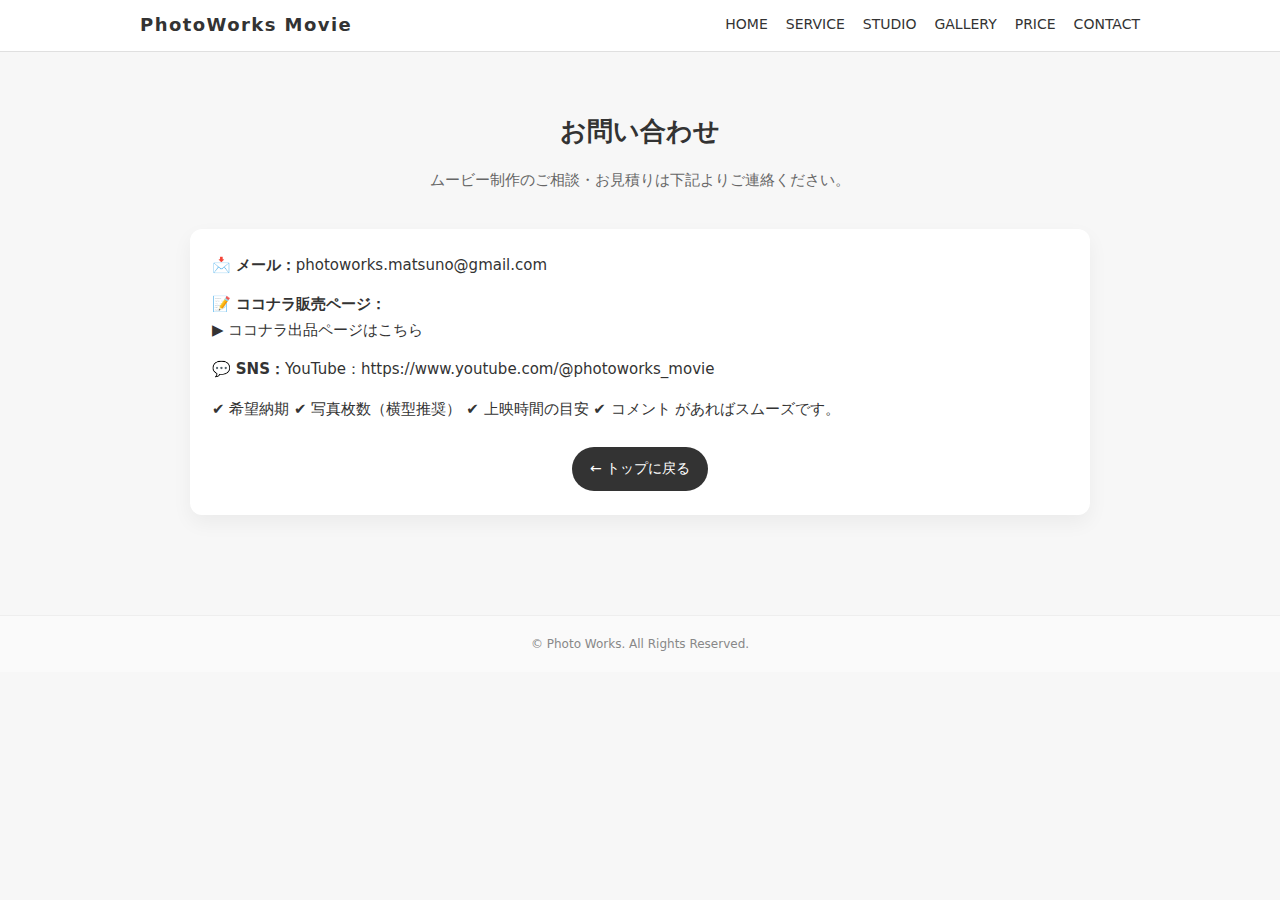
<file: contact.html>
<!DOCTYPE html>
<html lang="ja">
<head>
  <meta charset="UTF-8">
  <title>CONTACT | お問い合わせ | Photo Works</title>
  <meta name="viewport" content="width=device-width, initial-scale=1">
  <style>
    body {
      margin: 0;
      font-family: system-ui, -apple-system, BlinkMacSystemFont, "Segoe UI", sans-serif;
      background: #f7f7f7;
      color: #333;
      line-height: 1.7;
    }

    a {
      text-decoration: none;
      color: inherit;
    }

    /* ━━━ header（他ページと完全統一） ━━━ */
    header {
      position: sticky;
      top: 0;
      z-index: 10;
      background: rgba(255,255,255,0.95);
      border-bottom: 1px solid #e0e0e0;
    }

    .nav-inner {
      max-width: 1000px;
      margin: 0 auto;
      padding: 10px 20px;
      display: flex;
      align-items: center;
      justify-content: space-between;
      gap: 12px;
    }

    .logo {
      font-weight: 700;
      letter-spacing: 0.08em;
      font-size: 18px;
    }

    nav ul {
      list-style: none;
      display: flex;
      gap: 18px;
      font-size: 14px;
      margin: 0;
      padding: 0;
    }

    nav a {
      border-bottom: 2px solid transparent;
      padding-bottom: 2px;
    }

    nav a:hover {
      border-bottom-color: #333;
    }

    /* ━━━ main ━━━ */
    main {
      max-width: 900px;
      margin: 0 auto;
      padding: 40px 20px 60px;
    }

    h1 {
      font-size: 26px;
      text-align: center;
      margin-bottom: 8px;
    }

    .lead {
      text-align: center;
      color: #666;
      margin-bottom: 35px;
      font-size: 15px;
    }

    .contact-box {
      background: #fff;
      padding: 24px 22px;
      border-radius: 12px;
      box-shadow: 0 8px 20px rgba(0,0,0,0.05);
      font-size: 15px;
    }

    .contact-row {
      margin-bottom: 14px;
    }

    .button-area {
      text-align: center;
      margin-top: 25px;
    }

    .btn {
      display: inline-block;
      background: #333;
      color: #fff;
      padding: 10px 18px;
      font-size: 14px;
      border-radius: 999px;
    }
    .btn:hover{background:#555;}

    footer {
      font-size: 12px;
      text-align: center;
      color: #888;
      border-top: 1px solid #eee;
      margin-top: 40px;
      padding: 18px 10px;
      background: #fafafa;
    }

    /* ━━━ スマホ最適化 ━━━ */
    @media(max-width:768px){
      .nav-inner{flex-direction:column;align-items:flex-start;}
      nav ul{flex-wrap:wrap;gap:12px;padding-top:4px;}
      h1{font-size:22px;}
      .contact-box{padding:20px 18px;}
    }
  </style>
</head>
<body>

<header>
  <div class="nav-inner">
    <div class="logo">PhotoWorks Movie</div>
    <nav>
      <ul>
        <li><a href="index.html">HOME</a></li>
        <li><a href="service.html">SERVICE</a></li>
        <li><a href="studio.html">STUDIO</a></li>
        <li><a href="gallery.html">GALLERY</a></li>
        <li><a href="price.html">PRICE</a></li>
        <li><a href="contact.html">CONTACT</a></li>
      </ul>
    </nav>
  </div>
</header>

<main>
  <h1>お問い合わせ</h1>
  <p class="lead">ムービー制作のご相談・お見積りは下記よりご連絡ください。</p>

  <div class="contact-box">
    <div class="contact-row">📩 <strong>メール：</strong>photoworks.matsuno@gmail.com<br>
    </div>
    <div class="contact-row">📝 <strong>ココナラ販売ページ：</strong><br>
    <a href="https://coconala.com/users/4661261" target="_blank" rel="noopener">
  ▶ ココナラ出品ページはこちら</a><br>

    </div>
    <div class="contact-row">💬 <strong>SNS：</strong>YouTube：<a href="https://www.youtube.com/@photoworks_movie" target="_blank" rel="noopener">https://www.youtube.com/@photoworks_movie</a>
</div>
    <div class="contact-row">
      ✔ 希望納期  
      ✔ 写真枚数（横型推奨）  
      ✔ 上映時間の目安  
      ✔ コメント  
      があればスムーズです。
    </div>

    <div class="button-area">
      <a class="btn" href="index.html">← トップに戻る</a>
    </div>
  </div>
</main>

<footer>&copy; Photo Works. All Rights Reserved.</footer>
</body>
</html>
</file>
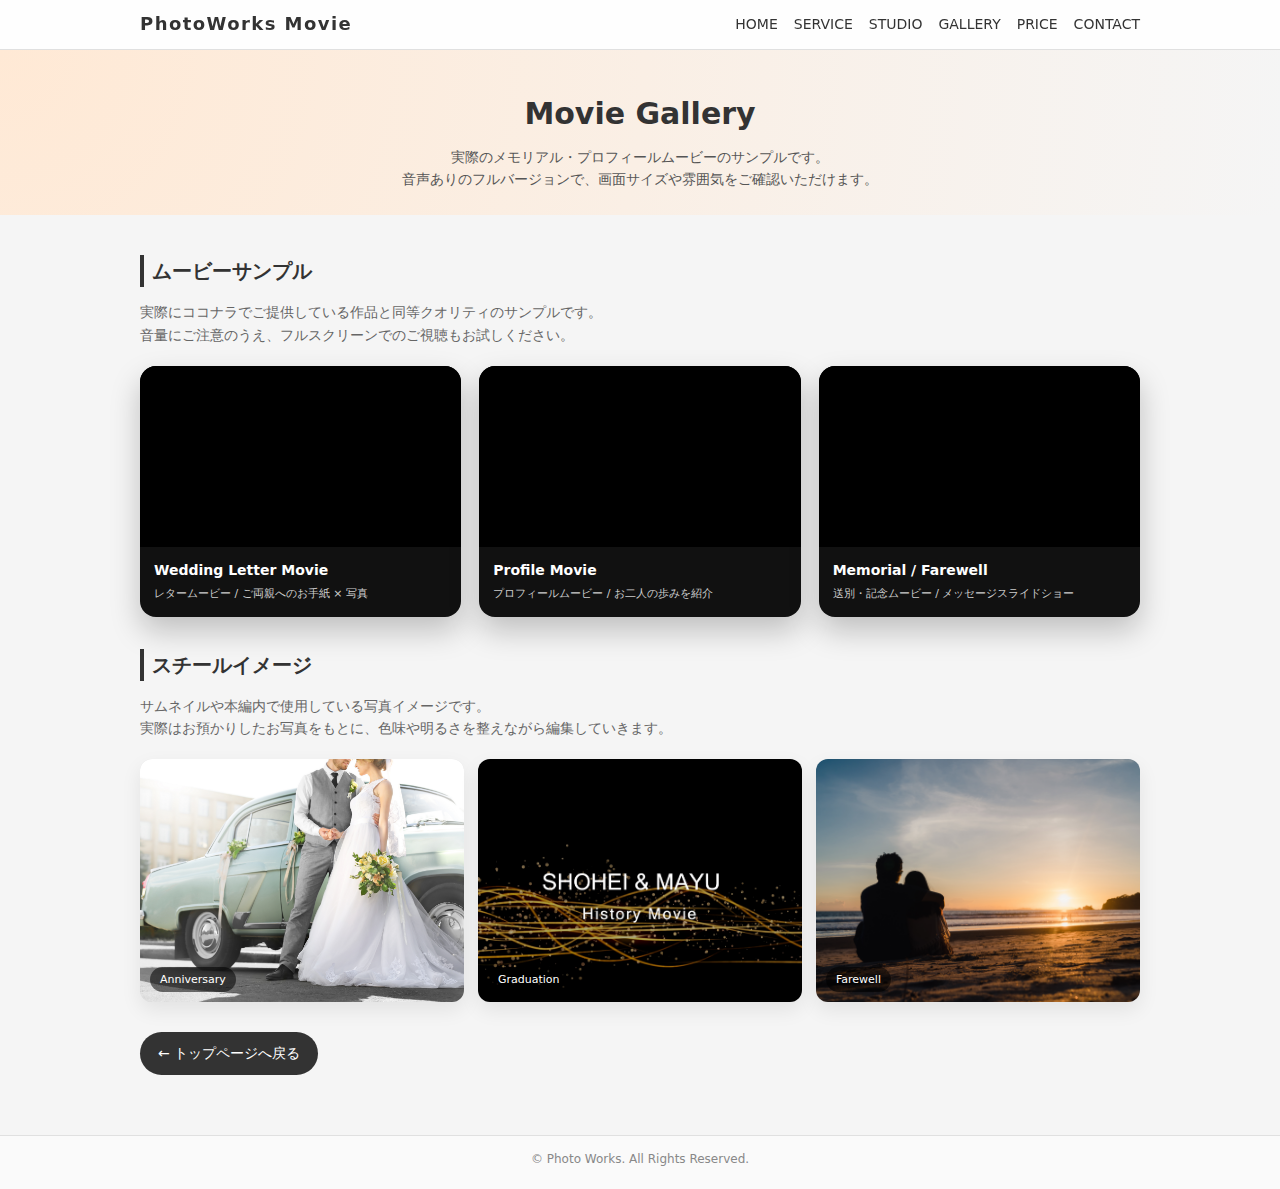
<file: gallery.html>
<!DOCTYPE html>
<html lang="ja">
<head>
  <meta charset="UTF-8">
  <title>Photoworks Movie - Gallery</title>
  <meta name="viewport" content="width=device-width, initial-scale=1">
  <style>
    body {
      margin: 0;
      font-family: system-ui, -apple-system, BlinkMacSystemFont, "Segoe UI", sans-serif;
      background: #f5f5f5;
      color: #333;
      line-height: 1.6;
    }

    a {
      text-decoration: none;
      color: inherit;
    }

    /* 共通ヘッダー */
    header {
      position: sticky;
      top: 0;
      z-index: 10;
      background: rgba(255,255,255,0.9);
      backdrop-filter: blur(6px);
      border-bottom: 1px solid #e0e0e0;
    }

    .nav-inner {
      max-width: 1000px;
      margin: 0 auto;
      padding: 10px 20px;
      display: flex;
      align-items: center;
      justify-content: space-between;
      gap: 12px;
    }

    .logo {
      font-weight: 700;
      letter-spacing: 0.08em;
      font-size: 18px;
    }

    nav ul {
      list-style: none;
      margin: 0;
      padding: 0;
      display: flex;
      gap: 16px;
      font-size: 14px;
    }

    nav li a {
      padding: 4px 0;
      border-bottom: 2px solid transparent;
    }

    nav li a:hover {
      border-bottom-color: #333;
    }

    /* ページタイトル部分 */
    .page-hero {
      background: radial-gradient(circle at top left, #ffe9d5, #f5f5f5);
      padding: 40px 20px 24px;
      text-align: center;
    }

    .page-hero h1 {
      margin: 0 0 8px;
      font-size: clamp(24px, 3vw + 10px, 30px);
    }

    .page-hero p {
      margin: 0;
      font-size: 14px;
      color: #555;
    }

    /* メイン */
    main {
      max-width: 1000px;
      margin: 0 auto;
      padding: 24px 20px 40px;
    }

    .section-title {
      font-size: 20px;
      margin-bottom: 10px;
      border-left: 4px solid #333;
      padding-left: 8px;
    }

    .section-lead {
      font-size: 14px;
      color: #666;
      margin-bottom: 20px;
    }

    /* 動画カードグリッド */
    .movie-grid {
      display: grid;
      grid-template-columns: repeat(3, minmax(0, 1fr));
      gap: 18px;
      margin-bottom: 32px;
    }

    .movie-card {
      background: #111;
      border-radius: 16px;
      overflow: hidden;
      box-shadow: 0 14px 30px rgba(0,0,0,0.22);
      color: #fff;
      display: flex;
      flex-direction: column;
    }

    .movie-thumb {
      position: relative;
      aspect-ratio: 16 / 9;
      background: #000;
      overflow: hidden;
    }

    .movie-thumb iframe {
      width: 100%;
      height: 100%;
      border: 0;
      display: block;
    }

    .movie-body {
      padding: 12px 14px 14px;
      font-size: 13px;
    }

    .movie-title {
      font-size: 14px;
      font-weight: 600;
      margin-bottom: 4px;
    }

    .movie-meta {
      font-size: 11px;
      color: #ccc;
    }

    /* スチール（写真）ギャラリー */
    .still-grid {
      display: grid;
      grid-template-columns: repeat(3, minmax(0, 1fr));
      gap: 14px;
    }

    .still-item {
      border-radius: 12px;
      overflow: hidden;
      background: #ddd;
      position: relative;
      aspect-ratio: 4 / 3;
      box-shadow: 0 8px 20px rgba(0,0,0,0.08);
    }

    .still-item img {
      width: 100%;
      height: 100%;
      object-fit: cover;
      display: block;
    }

    .still-label {
      position: absolute;
      left: 10px;
      bottom: 10px;
      padding: 4px 10px;
      border-radius: 999px;
      background: rgba(0,0,0,0.55);
      color: #fff;
      font-size: 11px;
    }

    /* 戻るボタン */
    .back-btn {
      display: inline-block;
      margin-top: 30px;
      padding: 10px 18px;
      border-radius: 999px;
      background: #333;
      color: #fff;
      font-size: 14px;
    }

    .back-btn:hover {
      background: #555;
    }

    footer {
      border-top: 1px solid #e0e0e0;
      font-size: 12px;
      color: #888;
      text-align: center;
      padding: 14px 10px 20px;
      background: #fafafa;
      margin-top: 20px;
    }

    /* スマホ用 */
    @media (max-width: 900px) {
      .movie-grid,
      .still-grid {
        grid-template-columns: 1fr;
      }

      .page-hero {
        padding-top: 28px;
      }

      .nav-inner {
        flex-direction: column;
        align-items: flex-start;
      }

      nav ul {
        flex-wrap: wrap;
        gap: 10px;
        font-size: 13px;
      }
    }
  </style>
</head>
<body>
  <!-- ヘッダー（indexと同じメニュー構成） -->
  <header>
    <div class="nav-inner">
      <div class="logo">PhotoWorks Movie</div>
      <nav>
        <ul>
          <li><a href="index.html">HOME</a></li>
          <li><a href="service.html">SERVICE</a></li>
          <li><a href="studio.html">STUDIO</a></li>
          <li><a href="gallery.html">GALLERY</a></li>
          <li><a href="price.html">PRICE</a></li>
          <li><a href="contact.html">CONTACT</a></li>
        </ul>
      </nav>
    </div>
  </header>

  <!-- ページ見出し -->
  <section class="page-hero">
    <h1>Movie Gallery</h1>
    <p>
      実際のメモリアル・プロフィールムービーのサンプルです。<br>
      音声ありのフルバージョンで、画面サイズや雰囲気をご確認いただけます。
    </p>
  </section>

  <main>
    <!-- ▼ 動画ギャラリー -->
    <section>
      <h2 class="section-title">ムービーサンプル</h2>
      <p class="section-lead">
        実際にココナラでご提供している作品と同等クオリティのサンプルです。<br>
        音量にご注意のうえ、フルスクリーンでのご視聴もお試しください。
      </p>

      <div class="movie-grid">
        <!-- 1. Wedding Opening / Letter -->
        <div class="movie-card">
          <div class="movie-thumb">
            <!-- ★ここを今お使いの埋め込みURLに差し替えてください -->
            <iframe
              src="https://www.youtube.com/embed/v4zvKCxrNXs"
              title="Wedding Letter Movie"
              frameborder="0"
              allow="accelerometer; autoplay; clipboard-write; encrypted-media; gyroscope; picture-in-picture"
              allowfullscreen>
            </iframe>
          </div>
          <div class="movie-body">
            <div class="movie-title">Wedding Letter Movie</div>
            <div class="movie-meta">レタームービー / ご両親へのお手紙 × 写真</div>
          </div>
        </div>

        <!-- 2. Profile Movie -->
        <div class="movie-card">
          <div class="movie-thumb">
            <iframe
              src="https://www.youtube.com/embed/jc9TesvtCfM"
              title="Profile Movie"
              frameborder="0"
              allow="accelerometer; autoplay; clipboard-write; encrypted-media; gyroscope; picture-in-picture"
              allowfullscreen>
            </iframe>
          </div>
          <div class="movie-body">
            <div class="movie-title">Profile Movie</div>
            <div class="movie-meta">プロフィールムービー / お二人の歩みを紹介</div>
          </div>
        </div>

        <!-- 3. Memorial / Farewell -->
        <div class="movie-card">
          <div class="movie-thumb">
            <iframe
              src="https://www.youtube.com/embed/Sa3VYGrhxF8"
              title="Memorial & Farewell Movie"
              frameborder="0"
              allow="accelerometer; autoplay; clipboard-write; encrypted-media; gyroscope; picture-in-picture"
              allowfullscreen>
            </iframe>
          </div>
          <div class="movie-body">
            <div class="movie-title">Memorial / Farewell</div>
            <div class="movie-meta">送別・記念ムービー / メッセージスライドショー</div>
          </div>
        </div>
      </div>
    </section>

    <!-- ▼ スチール写真サンプル（任意） -->
    <section>
      <h2 class="section-title">スチールイメージ</h2>
      <p class="section-lead">
        サムネイルや本編内で使用している写真イメージです。<br>
        実際はお預かりしたお写真をもとに、色味や明るさを整えながら編集していきます。
      </p>

      <div class="still-grid">
        <div class="still-item">
          <img src="sample1.jpeg" alt="Wedding Sample">
          <div class="still-label">Anniversary</div>
        </div>
        <div class="still-item">
          <img src="sample2.jpeg" alt="Graduation Sample">
          <div class="still-label">Graduation</div>
        </div>
        <div class="still-item">
          <img src="sample3.jpeg" alt="Farewell Sample">
          <div class="still-label">Farewell</div>
        </div>
      </div>
    </section>

    <a href="index.html" class="back-btn">← トップページへ戻る</a>
  </main>

  <footer>
    &copy; Photo Works. All Rights Reserved.
  </footer>
</body>
</html>
</file>
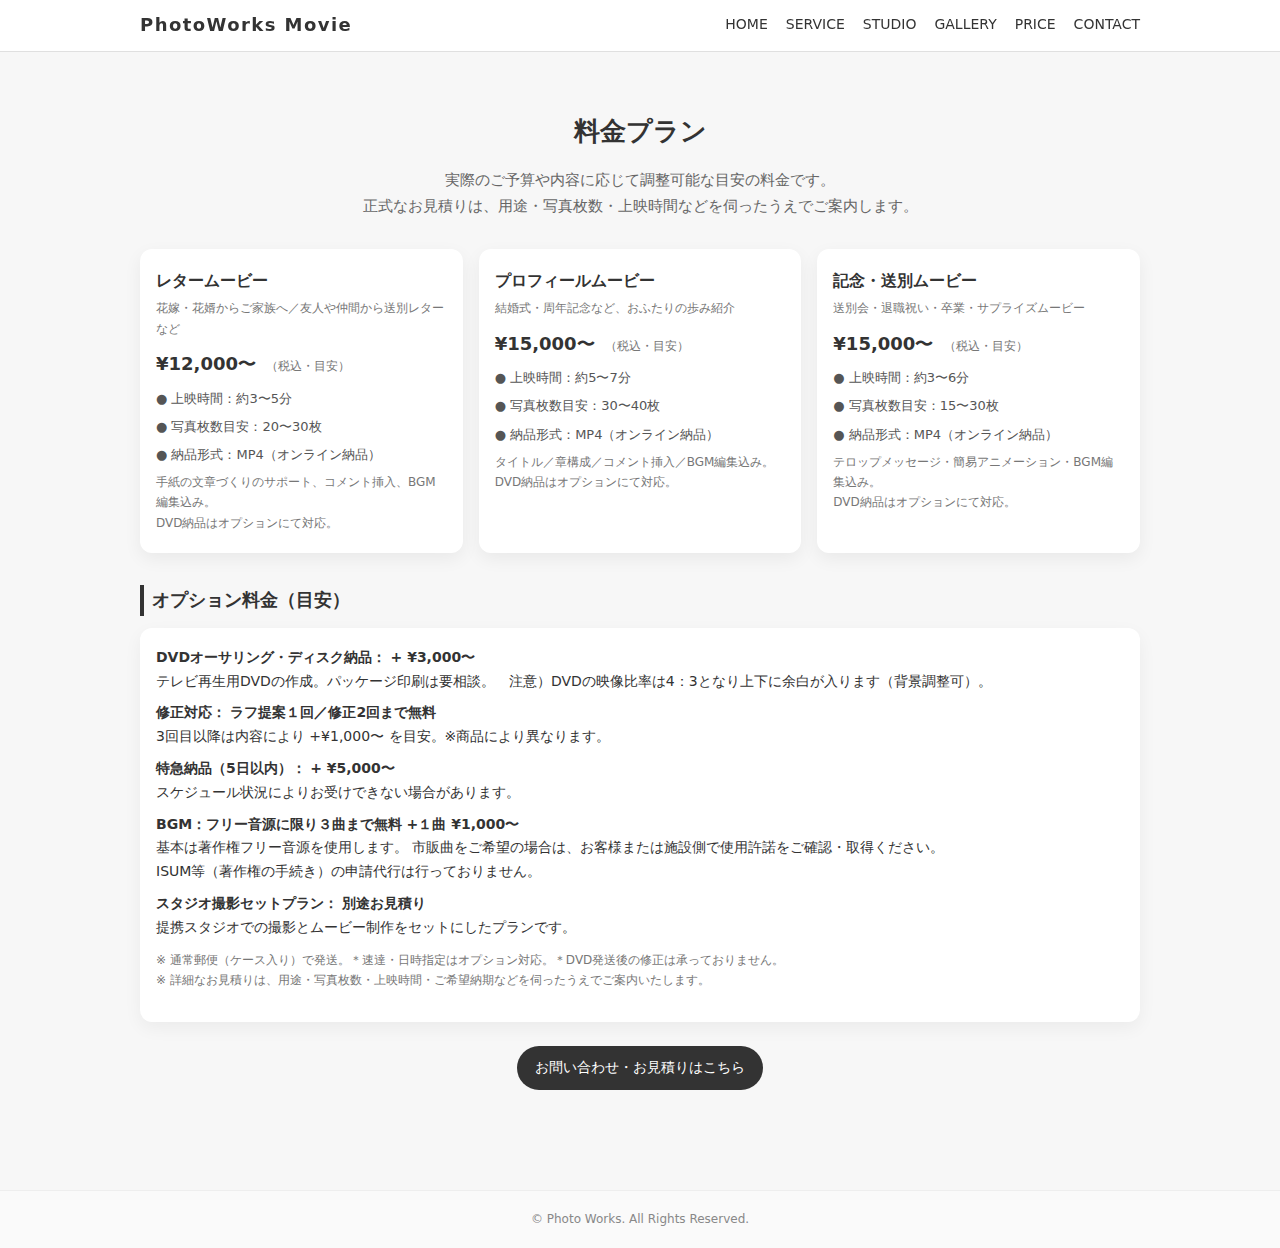
<file: price.html>
<!DOCTYPE html>
<html lang="ja">
<head>
  <meta charset="UTF-8">
  <title>PRICE | 料金プラン | Photo Works</title>
  <meta name="viewport" content="width=device-width, initial-scale=1">
  <style>
    body {
      margin: 0;
      font-family: system-ui, -apple-system, BlinkMacSystemFont, "Segoe UI", sans-serif;
      background: #f7f7f7;
      color: #333;
      line-height: 1.7;
    }

    a {
      text-decoration: none;
      color: inherit;
    }

    /* ヘッダー（他ページと統一） */
    header {
      position: sticky;
      top: 0;
      z-index: 10;
      background: rgba(255,255,255,0.95);
      border-bottom: 1px solid #e0e0e0;
    }

    .nav-inner {
      max-width: 1000px;
      margin: 0 auto;
      padding: 10px 20px;
      display: flex;
      align-items: center;
      justify-content: space-between;
      gap: 12px;
    }

    .logo {
      font-weight: 700;
      letter-spacing: 0.08em;
      font-size: 18px;
    }

    nav ul {
      list-style: none;
      display: flex;
      gap: 18px;
      font-size: 14px;
      margin: 0;
      padding: 0;
    }

    nav a {
      border-bottom: 2px solid transparent;
      padding-bottom: 2px;
    }

    nav a:hover {
      border-bottom-color: #333;
    }

    main {
      max-width: 1000px;
      margin: 0 auto;
      padding: 40px 20px 60px;
    }

    h1 {
      font-size: 26px;
      text-align: center;
      margin-bottom: 8px;
    }

    .lead {
      text-align: center;
      color: #666;
      margin-bottom: 30px;
      font-size: 15px;
    }

    .plan-grid {
      display: grid;
      grid-template-columns: repeat(3, minmax(0, 1fr));
      gap: 16px;
      margin-bottom: 32px;
    }

    .plan-card {
      background: #fff;
      border-radius: 12px;
      box-shadow: 0 6px 18px rgba(0,0,0,0.06);
      padding: 18px 16px 20px;
      font-size: 14px;
    }

    .plan-name {
      font-size: 16px;
      font-weight: 700;
      margin-bottom: 4px;
    }

    .plan-type {
      font-size: 12px;
      color: #777;
      margin-bottom: 10px;
    }

    .plan-price {
      font-size: 18px;
      font-weight: 700;
      margin-bottom: 8px;
    }

    .plan-price span {
      font-size: 12px;
      font-weight: 400;
      color: #777;
      margin-left: 4px;
    }

    .plan-meta {
      font-size: 13px;
      color: #555;
      margin-bottom: 6px;
    }

    .plan-note {
      font-size: 12px;
      color: #777;
      margin-top: 6px;
    }

    h2 {
      font-size: 18px;
      border-left: 4px solid #333;
      padding-left: 8px;
      margin: 10px 0 12px;
    }

    .option-list {
      background: #fff;
      border-radius: 12px;
      box-shadow: 0 6px 18px rgba(0,0,0,0.05);
      padding: 18px 16px 20px;
      font-size: 14px;
    }

    .option-item {
      margin-bottom: 8px;
    }

    .option-name {
      font-weight: 700;
    }

    .option-price {
      font-weight: 700;
    }

    .small-note {
      font-size: 12px;
      color: #777;
      margin-top: 10px;
    }

    .btn-area {
      text-align: center;
      margin-top: 24px;
    }

    .btn {
      display: inline-block;
      background: #333;
      color: #fff;
      padding: 10px 18px;
      font-size: 14px;
      border-radius: 999px;
    }

    .btn:hover {
      background: #555;
    }

    footer {
      font-size: 12px;
      text-align: center;
      color: #888;
      border-top: 1px solid #eee;
      margin-top: 40px;
      padding: 18px 10px;
      background: #fafafa;
    }

    /* スマホ用 */
    @media (max-width: 768px) {
      .nav-inner {
        flex-direction: column;
        align-items: flex-start;
      }

      nav ul {
        flex-wrap: wrap;
        gap: 10px;
        font-size: 13px;
      }

      main {
        padding: 30px 16px 40px;
      }

      h1 {
        font-size: 22px;
      }

      .plan-grid {
        grid-template-columns: 1fr;
      }
    }
  </style>
</head>
<body>
<header>
  <div class="nav-inner">
    <div class="logo">PhotoWorks Movie</div>
    <nav>
      <ul>
        <li><a href="index.html">HOME</a></li>
        <li><a href="service.html">SERVICE</a></li>
        <li><a href="studio.html">STUDIO</a></li>
        <li><a href="gallery.html">GALLERY</a></li>
        <li><a href="price.html">PRICE</a></li>
        <li><a href="contact.html">CONTACT</a></li>
      </ul>
    </nav>
  </div>
</header>

<main>
  <h1>料金プラン</h1>
  <p class="lead">
    実際のご予算や内容に応じて調整可能な目安の料金です。<br>
    正式なお見積りは、用途・写真枚数・上映時間などを伺ったうえでご案内します。
  </p>

  <!-- メインプラン -->
  <div class="plan-grid">
    <div class="plan-card">
      <div class="plan-name">レタームービー</div>
      <div class="plan-type">花嫁・花婿からご家族へ／友人や仲間から送別レターなど</div>
      <div class="plan-price">¥12,000〜 <span>（税込・目安）</span></div>
      <div class="plan-meta">● 上映時間：約3〜5分</div>
      <div class="plan-meta">● 写真枚数目安：20〜30枚</div>
      <div class="plan-meta">● 納品形式：MP4（オンライン納品）</div>
      <div class="plan-note">
        手紙の文章づくりのサポート、コメント挿入、BGM編集込み。<br>
        DVD納品はオプションにて対応。
      </div>
    </div>

    <div class="plan-card">
      <div class="plan-name">プロフィールムービー</div>
      <div class="plan-type">結婚式・周年記念など、おふたりの歩み紹介</div>
      <div class="plan-price">¥15,000〜 <span>（税込・目安）</span></div>
      <div class="plan-meta">● 上映時間：約5〜7分</div>
      <div class="plan-meta">● 写真枚数目安：30〜40枚</div>
      <div class="plan-meta">● 納品形式：MP4（オンライン納品）</div>
      <div class="plan-note">
        タイトル／章構成／コメント挿入／BGM編集込み。<br>
        DVD納品はオプションにて対応。
      </div>
    </div>

    <div class="plan-card">
      <div class="plan-name">記念・送別ムービー</div>
      <div class="plan-type">送別会・退職祝い・卒業・サプライズムービー</div>
      <div class="plan-price">¥15,000〜 <span>（税込・目安）</span></div>
      <div class="plan-meta">● 上映時間：約3〜6分</div>
      <div class="plan-meta">● 写真枚数目安：15〜30枚</div>
      <div class="plan-meta">● 納品形式：MP4（オンライン納品）</div>
      <div class="plan-note">
        テロップメッセージ・簡易アニメーション・BGM編集込み。<br>
        DVD納品はオプションにて対応。
      </div>
    </div>
  </div>

  <!-- オプション -->
  <h2>オプション料金（目安）</h2>
  <div class="option-list">
    <div class="option-item">
      <span class="option-name">DVDオーサリング・ディスク納品：</span>
      <span class="option-price">+ ¥3,000〜</span><br>
      テレビ再生用DVDの作成。パッケージ印刷は要相談。　注意）DVDの映像比率は4：3となり上下に余白が入ります（背景調整可）。
    </div>

    <div class="option-item">
      <span class="option-name">修正対応：</span>
      <span class="option-price">ラフ提案１回／修正2回まで無料</span><br>
      3回目以降は内容により +¥1,000〜 を目安。※商品により異なります。
    </div>

    <div class="option-item">
      <span class="option-name">特急納品（5日以内）：</span>
      <span class="option-price">+ ¥5,000〜</span><br>
      スケジュール状況によりお受けできない場合があります。
    </div>

    <div class="option-item">
      <span class="option-name">BGM：フリー音源に限り３曲まで無料</span>
      <span class="option-price">+１曲 ¥1,000〜</span><br>
      基本は著作権フリー音源を使用します。
 市販曲をご希望の場合は、お客様または施設側で使用許諾をご確認・取得ください。<br>
 ISUM等（著作権の手続き）の申請代行は行っておりません。 
    </div>

    <div class="option-item">
      <span class="option-name">スタジオ撮影セットプラン：</span>
      <span class="option-price">別途お見積り</span><br>
      提携スタジオでの撮影とムービー制作をセットにしたプランです。
    </div>

    <p class="small-note">
      ※ 通常郵便（ケース入り）で発送。＊速達・日時指定はオプション対応。＊DVD発送後の修正は承っておりません。<br>
      ※ 詳細なお見積りは、用途・写真枚数・上映時間・ご希望納期などを伺ったうえでご案内いたします。
    </p>
  </div>

  <div class="btn-area">
    <a class="btn" href="contact.html">お問い合わせ・お見積りはこちら</a>
  </div>
</main>

<footer>&copy; Photo Works. All Rights Reserved.</footer>
</body>
</html>
</file>
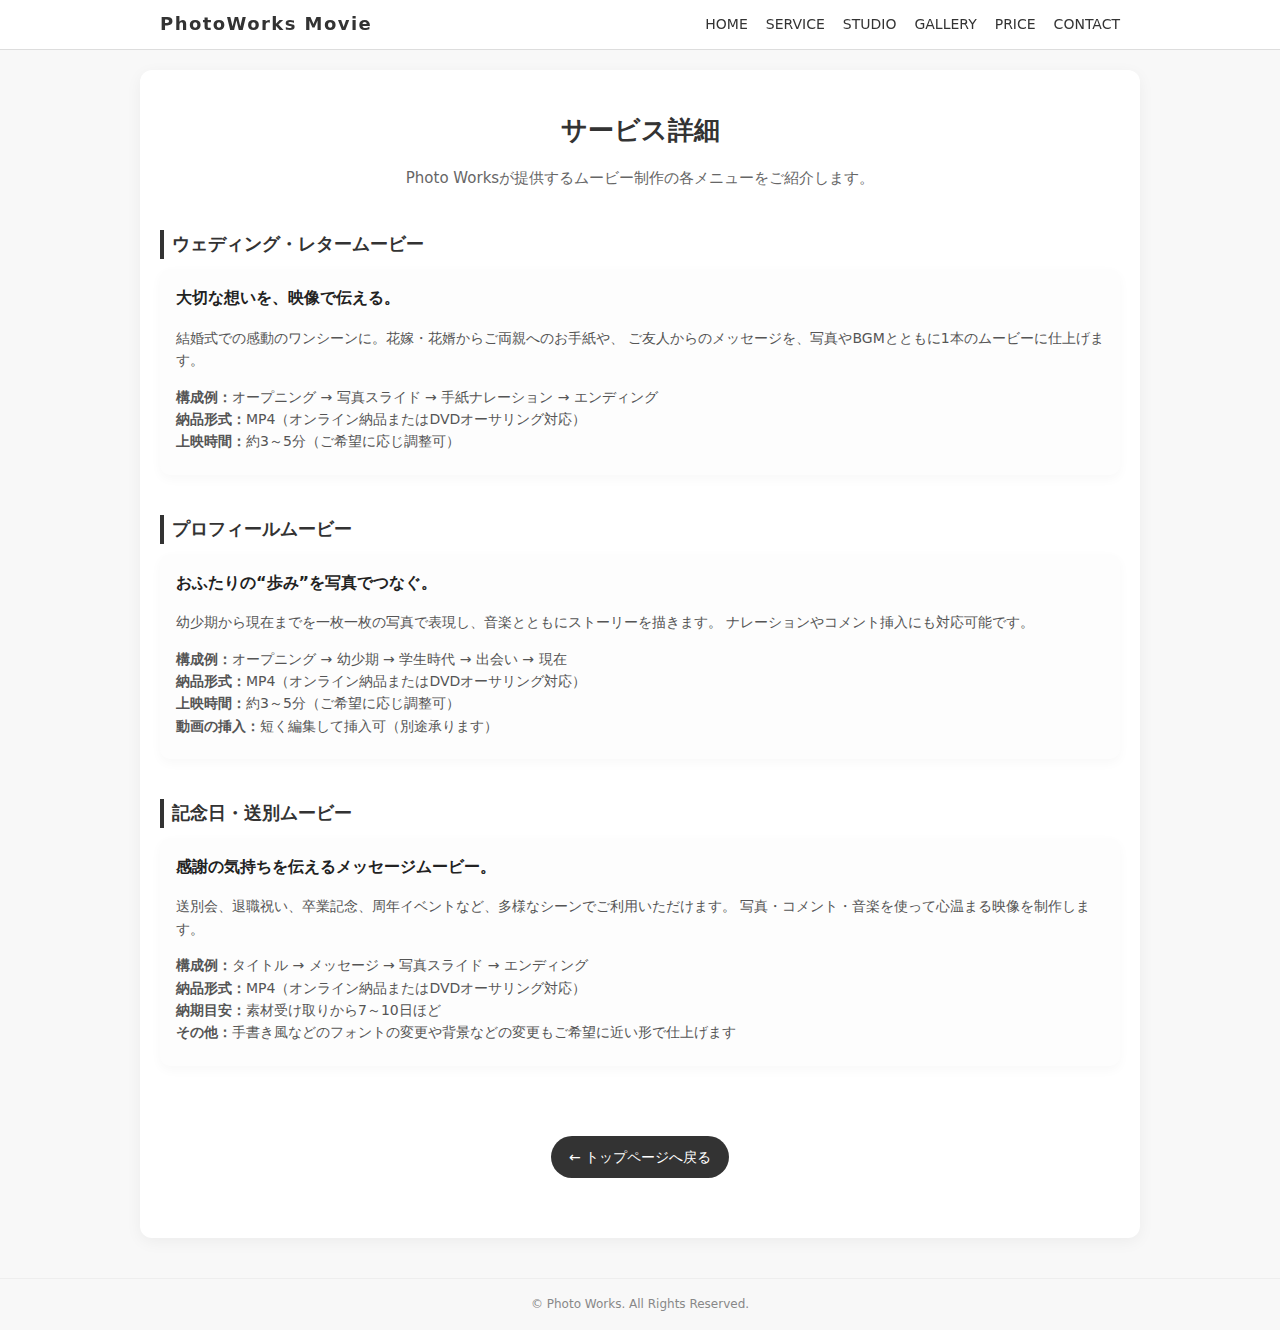
<file: service.html>
<!DOCTYPE html>
<html lang="ja">
<head>
  <meta charset="UTF-8">
  <title>サービス内容 | Photo Works</title>
  <meta name="viewport" content="width=device-width, initial-scale=1">
  <style>
    body {
      margin: 0;
      font-family: system-ui, -apple-system, BlinkMacSystemFont, "Segoe UI", sans-serif;
      background: #f8f8f8;
      color: #333;
      line-height: 1.6;
    }

    a {
      text-decoration: none;
      color: inherit;
    }

    header {
      position: sticky;
      top: 0;
      background: rgba(255,255,255,0.95);
      border-bottom: 1px solid #ddd;
      z-index: 10;
    }

    .nav-inner {
      max-width: 960px;
      margin: 0 auto;
      padding: 10px 20px;
      display: flex;
      align-items: center;
      justify-content: space-between;
      gap: 12px;
    }

    .logo {
      font-weight: 700;
      letter-spacing: 0.08em;
      font-size: 18px;
    }

    nav ul {
      list-style: none;
      margin: 0;
      padding: 0;
      display: flex;
      gap: 18px;
      font-size: 14px;
    }

    nav li a {
      text-decoration: none;
      color: #333;
      border-bottom: 2px solid transparent;
      padding-bottom: 2px;
    }

    nav li a:hover {
      border-bottom-color: #333;
    }

    main {
      max-width: 960px;
      margin: 20px auto 40px;
      padding: 40px 20px 60px;
      background: #fff;
      border-radius: 12px;
      box-shadow: 0 4px 16px rgba(0,0,0,0.05);
    }

    h1 {
      font-size: 26px;
      margin-top: 0;
      margin-bottom: 10px;
      text-align: center;
    }

    .lead {
      text-align: center;
      color: #666;
      font-size: 15px;
      margin-bottom: 40px;
    }

    section {
      margin-bottom: 40px;
    }

    h2 {
      font-size: 18px;
      border-left: 4px solid #333;
      padding-left: 8px;
      margin-bottom: 10px;
    }

    .service-detail {
      background: #fdfdfd;
      border-radius: 10px;
      padding: 16px;
      box-shadow: 0 4px 12px rgba(0,0,0,0.03);
      margin-bottom: 20px;
    }

    .service-detail h3 {
      margin-top: 0;
      font-size: 16px;
      color: #222;
    }

    .service-detail p {
      margin-bottom: 6px;
      font-size: 14px;
      color: #555;
    }

    .back-wrap {
      text-align: center;
      margin-top: 10px;
    }

    .back-btn {
      display: inline-block;
      margin-top: 30px;
      padding: 10px 18px;
      background: #333;
      color: #fff;
      text-decoration: none;
      border-radius: 999px;
      font-size: 14px;
    }

    .back-btn:hover {
      background: #555;
    }

    footer {
      font-size: 12px;
      text-align: center;
      color: #888;
      margin-top: 40px;
      padding: 16px 10px;
      border-top: 1px solid #eee;
    }

    /* スマホ用 */
    @media (max-width: 768px) {
      .nav-inner {
        flex-direction: column;
        align-items: flex-start;
        justify-content: center;
      }

      nav ul {
        width: 100%;
        flex-wrap: wrap;
        gap: 10px;
        font-size: 13px;
      }

      main {
        margin: 10px auto 30px;
        padding: 30px 16px 40px;
        border-radius: 0;
      }

      h1 {
        font-size: 22px;
      }

      .lead {
        font-size: 14px;
        margin-bottom: 30px;
      }
    }
  </style>
</head>
<body>
  <header>
    <div class="nav-inner">
      <div class="logo">PhotoWorks Movie</div>
      <nav>
        <ul>
          <li><a href="index.html">HOME</a></li>
          <li><a href="service.html">SERVICE</a></li>
          <li><a href="studio.html">STUDIO</a></li>
          <li><a href="gallery.html">GALLERY</a></li>
          <li><a href="price.html">PRICE</a></li>
          <li><a href="contact.html">CONTACT</a></li>
        </ul>
      </nav>
    </div>
  </header>

  <main>
    <h1>サービス詳細</h1>
    <p class="lead">Photo Worksが提供するムービー制作の各メニューをご紹介します。</p>

    <section>
      <h2>ウェディング・レタームービー</h2>
      <div class="service-detail">
        <h3>大切な想いを、映像で伝える。</h3>
        <p>
          結婚式での感動のワンシーンに。花嫁・花婿からご両親へのお手紙や、
          ご友人からのメッセージを、写真やBGMとともに1本のムービーに仕上げます。
        </p>
        <p>
          <strong>構成例：</strong>オープニング → 写真スライド → 手紙ナレーション → エンディング<br>
          <strong>納品形式：</strong>MP4（オンライン納品またはDVDオーサリング対応）<br>
          <strong>上映時間：</strong>約3～5分（ご希望に応じ調整可）
        </p>
      </div>
    </section>

    <section>
      <h2>プロフィールムービー</h2>
      <div class="service-detail">
        <h3>おふたりの“歩み”を写真でつなぐ。</h3>
        <p>
          幼少期から現在までを一枚一枚の写真で表現し、音楽とともにストーリーを描きます。
          ナレーションやコメント挿入にも対応可能です。
        </p>
        <p>
          <strong>構成例：</strong>オープニング → 幼少期 → 学生時代 → 出会い → 現在<br>
          <strong>納品形式：</strong>MP4（オンライン納品またはDVDオーサリング対応）<br>
          <strong>上映時間：</strong>約3～5分（ご希望に応じ調整可）<br>
<strong>動画の挿入：</strong>短く編集して挿入可（別途承ります）

        </p>
      </div>
    </section>

    <section>
      <h2>記念日・送別ムービー</h2>
      <div class="service-detail">
        <h3>感謝の気持ちを伝えるメッセージムービー。</h3>
        <p>
          送別会、退職祝い、卒業記念、周年イベントなど、多様なシーンでご利用いただけます。
          写真・コメント・音楽を使って心温まる映像を制作します。
        </p>
        <p>
          <strong>構成例：</strong>タイトル → メッセージ → 写真スライド → エンディング<br>
          <strong>納品形式：</strong>MP4（オンライン納品またはDVDオーサリング対応）<br>          
          <strong>納期目安：</strong>素材受け取りから7～10日ほど<br> 
          
          <strong>その他：</strong>手書き風などのフォントの変更や背景などの変更もご希望に近い形で仕上げます
        </p>
      </div>
    </section>

    <div class="back-wrap">
      <a href="index.html" class="back-btn">← トップページへ戻る</a>
    </div>
  </main>

  <footer>
    &copy; Photo Works. All Rights Reserved.
  </footer>
</body>
</html>
</file>
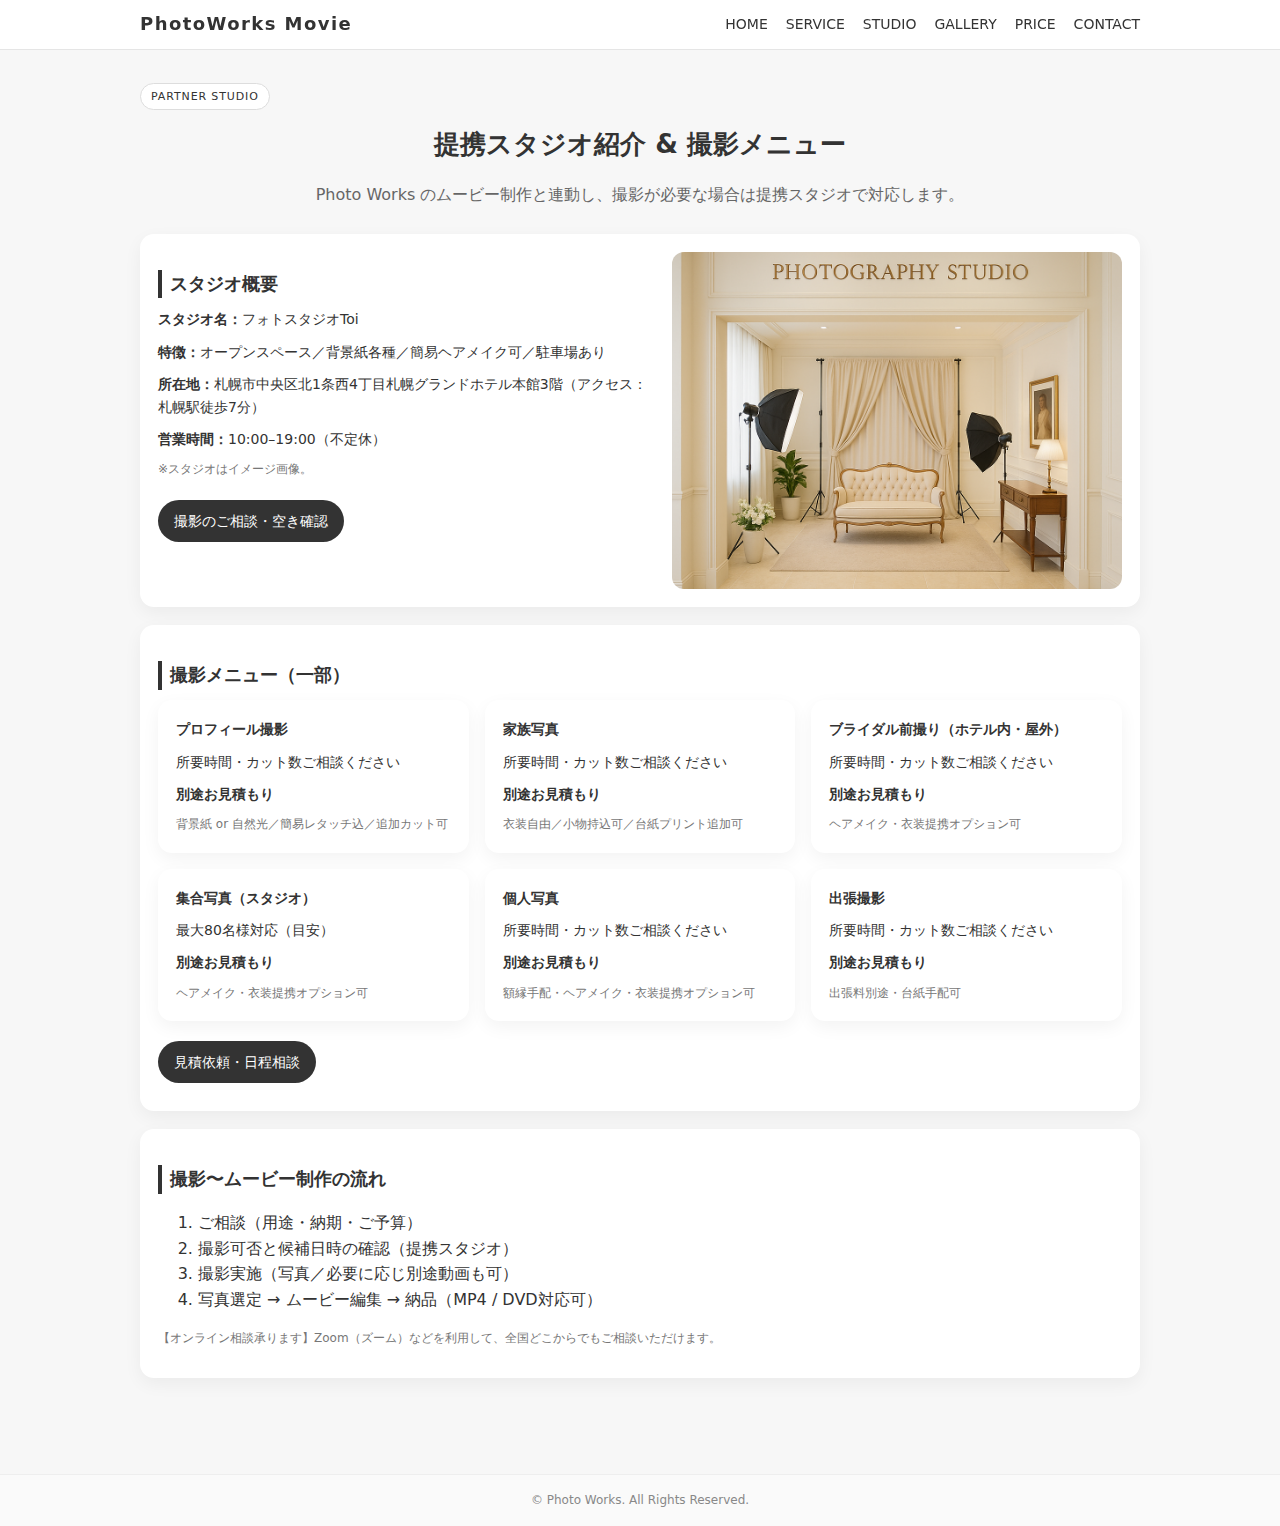
<file: studio.html>
<!DOCTYPE html>
<html lang="ja">
<head>
  <meta charset="UTF-8">
  <title>STUDIO | 提携スタジオ紹介 & 撮影メニュー | Photo Works</title>
  <meta name="viewport" content="width=device-width, initial-scale=1">
  <style>
    body {
      margin: 0;
      font-family: system-ui, -apple-system, BlinkMacSystemFont, "Segoe UI", sans-serif;
      background: #f7f7f7;
      color: #333;
      line-height: 1.6;
    }

    a {
      text-decoration: none;
      color: inherit;
    }

    header {
      position: sticky;
      top: 0;
      z-index: 10;
      background: rgba(255,255,255,0.95);
      border-bottom: 1px solid #e5e5e5;
    }

    .nav-inner {
      max-width: 1000px;
      margin: 0 auto;
      padding: 10px 20px;
      display: flex;
      align-items: center;
      justify-content: space-between;
      gap: 12px;
    }

    .logo {
      font-weight: 700;
      letter-spacing: 0.08em;
      font-size: 18px;
    }

    nav ul {
      list-style: none;
      margin: 0;
      padding: 0;
      display: flex;
      gap: 18px;
      font-size: 14px;
    }

    nav a {
      text-decoration: none;
      color: #333;
      font-size: 14px;
      border-bottom: 2px solid transparent;
      padding-bottom: 2px;
    }

    nav a:hover {
      border-bottom-color: #333;
    }

    .wrap {
      max-width: 1000px;
      margin: 0 auto;
      padding: 32px 20px 60px;
    }

    h1 {
      font-size: 26px;
      margin: 6px 0 6px;
      text-align: center;
    }

    .lead {
      text-align: center;
      color: #666;
      margin-bottom: 26px;
    }

    .card {
      background: #fff;
      border-radius: 14px;
      box-shadow: 0 6px 18px rgba(0,0,0,0.05);
      padding: 18px;
    }

    .grid {
      display: grid;
      grid-template-columns: 1.1fr 1fr;
      gap: 18px;
    }

    .grid2 {
      display: grid;
      grid-template-columns: repeat(auto-fit,minmax(260px,1fr));
      gap: 16px;
      margin-top: 10px;
    }

    .tag {
      display: inline-block;
      font-size: 11px;
      border: 1px solid #ddd;
      border-radius: 999px;
      padding: 4px 10px;
      background: #fff;
      margin-bottom: 8px;
      letter-spacing: .08em;
    }

    h2 {
      font-size: 18px;
      border-left: 4px solid #333;
      padding-left: 8px;
      margin: 18px 0 10px;
    }

    .row {
      margin-bottom: 10px;
      font-size: 14px;
    }

    .price {
      font-weight: 700;
    }

    .note {
      font-size: 12px;
      color: #777;
    }

    .btn {
      display: inline-block;
      margin-top: 10px;
      padding: 10px 16px;
      border-radius: 999px;
      background: #333;
      color: #fff;
      text-decoration: none;
      font-size: 14px;
    }

    .btn:hover {
      background: #555;
    }

    .thumb {
      border-radius: 12px;
      overflow: hidden;
      aspect-ratio: 4/3;
      background: #eee;
    }

    .thumb img {
      width: 100%;
      height: 100%;
      object-fit: cover;
      display: block;
    }

    footer {
      font-size: 12px;
      text-align: center;
      color: #888;
      padding: 16px 10px;
      border-top: 1px solid #eee;
      margin-top: 36px;
      background: #fafafa;
    }

    /* スマホ用 */
    @media (max-width: 768px) {
      .nav-inner {
        flex-direction: column;
        align-items: flex-start;
        justify-content: center;
      }

      nav ul {
        width: 100%;
        flex-wrap: wrap;
        gap: 10px;
        font-size: 13px;
      }

      .wrap {
        padding: 24px 16px 40px;
      }

      h1 {
        font-size: 22px;
      }

      .grid {
        grid-template-columns: 1fr;
      }
    }
  </style>
</head>
<body>
  <header>
    <div class="nav-inner">
      <div class="logo">PhotoWorks Movie</div>
      <nav>
        <ul>
          <li><a href="index.html">HOME</a></li>
          <li><a href="service.html">SERVICE</a></li>
          <li><a href="studio.html">STUDIO</a></li>
          <li><a href="gallery.html">GALLERY</a></li>
          <li><a href="price.html">PRICE</a></li>
          <li><a href="contact.html">CONTACT</a></li>
        </ul>
      </nav>
    </div>
  </header>

  <div class="wrap">
    <span class="tag">PARTNER STUDIO</span>
    <h1>提携スタジオ紹介 & 撮影メニュー</h1>
    <p class="lead">Photo Works のムービー制作と連動し、撮影が必要な場合は提携スタジオで対応します。</p>

    <!-- スタジオ概要 -->
    <section class="card" style="margin-bottom:18px">
      <div class="grid">
        <div>
          <h2>スタジオ概要</h2>
          <div class="row"><strong>スタジオ名：</strong>フォトスタジオToi</div>
          <div class="row"><strong>特徴：</strong>オープンスペース／背景紙各種／簡易ヘアメイク可／駐車場あり</div>
          <div class="row"><strong>所在地：</strong>札幌市中央区北1条西4丁目札幌グランドホテル本館3階（アクセス：札幌駅徒歩7分）</div>
          <div class="row"><strong>営業時間：</strong>10:00–19:00（不定休）</div>
          <div class="row note">※スタジオはイメージ画像。</div>
          <a class="btn" href="contact.html">撮影のご相談・空き確認</a>
        </div>
        <div class="thumb">
          <!-- スタジオ写真のダミー -->
          <img src="sample_studio1.jpeg" alt="スタジオイメージ">
        </div>
      </div>
    </section>

    <!-- 撮影メニュー -->
    <section class="card">
      <h2>撮影メニュー（一部）</h2>
      <div class="grid2">
        <div class="card">
          <div class="row"><strong>プロフィール撮影</strong></div>
          <div class="row">所要時間・カット数ご相談ください</div>
          <div class="row price">別途お見積もり</div>
          <div class="note">背景紙 or 自然光／簡易レタッチ込／追加カット可</div>
        </div>
        <div class="card">
          <div class="row"><strong>家族写真</strong></div>
          <div class="row">所要時間・カット数ご相談ください</div>
          <div class="row price">別途お見積もり</div>
          <div class="note">衣装自由／小物持込可／台紙プリント追加可</div>
        </div>
        <div class="card">
          <div class="row"><strong>ブライダル前撮り（ホテル内・屋外）</strong></div>
          <div class="row">所要時間・カット数ご相談ください</div>
          <div class="row price">別途お見積もり</div>
          <div class="note">ヘアメイク・衣装提携オプション可</div>
        </div>
<div class="card">
          <div class="row"><strong>集合写真（スタジオ）</strong></div>
          <div class="row">最大80名様対応（目安）</div>
          <div class="row price">別途お見積もり</div>
          <div class="note">ヘアメイク・衣装提携オプション可</div>
        </div>
<div class="card">
          <div class="row"><strong>個人写真</strong></div>
          <div class="row">所要時間・カット数ご相談ください</div>
          <div class="row price">別途お見積もり</div>
          <div class="note">額縁手配・ヘアメイク・衣装提携オプション可</div>
        </div>
<div class="card">
          <div class="row"><strong>出張撮影</strong></div>
          <div class="row">所要時間・カット数ご相談ください</div>
          <div class="row price">別途お見積もり</div>
          <div class="note">出張料別途・台紙手配可</div>
        </div>

       
      </div>
      <div class="row" style="margin-top:10px">
        <a class="btn" href="contact.html">見積依頼・日程相談</a>
      </div>
    </section>

    <!-- 連動の流れ -->
    <section style="margin-top:18px" class="card">
      <h2>撮影〜ムービー制作の流れ</h2>
      <ol>
        <li>ご相談（用途・納期・ご予算）</li>
        <li>撮影可否と候補日時の確認（提携スタジオ）</li>
        <li>撮影実施（写真／必要に応じ別途動画も可）</li>
        <li>写真選定 → ムービー編集 → 納品（MP4 / DVD対応可）</li>
      </ol>
      <p class="note">【オンライン相談承ります】Zoom（ズーム）などを利用して、全国どこからでもご相談いただけます。</p>
    </section>
  </div>

  <footer>&copy; Photo Works. All Rights Reserved.</footer>
</body>
</html>
</file>
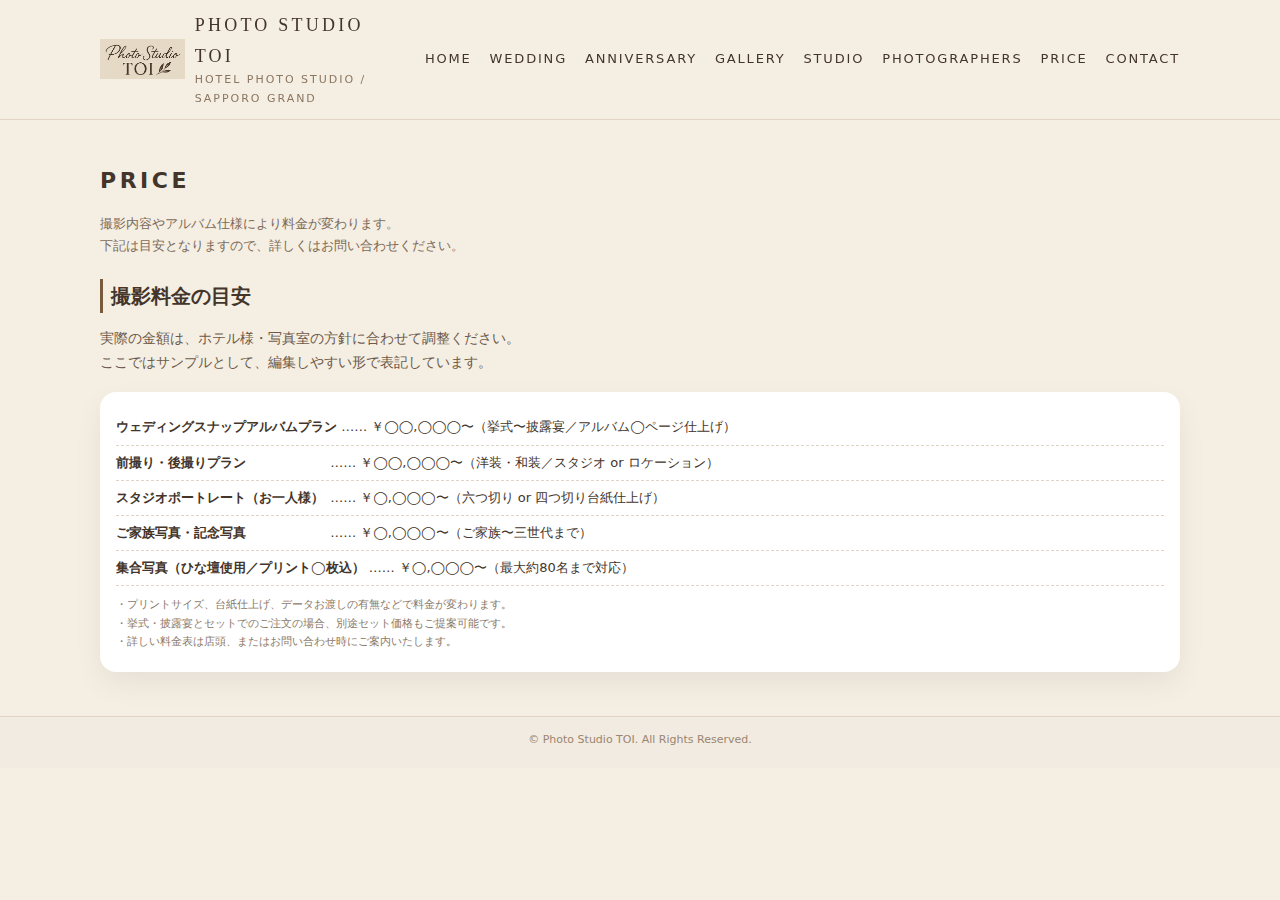
<file: toi/price.html>
<!DOCTYPE html>
<html lang="ja">
<head>
  <meta charset="UTF-8">
  <title>Price | PHOTO STUDIO TOI</title>
  <meta name="viewport" content="width=device-width, initial-scale=1">

  <style>
    :root {
      --bg: #f5eee3;
      --bg-soft: #f9f3ea;
      --accent: #7a5b3b;
      --accent-deep: #5b4330;
      --text: #44352a;
      --border-soft: #e1d4c5;
    }

    body {
      margin: 0;
      font-family: system-ui, -apple-system, BlinkMacSystemFont, "Segoe UI", sans-serif;
      background: var(--bg);
      color: var(--text);
      line-height: 1.7;
    }

    a {
      color: inherit;
      text-decoration: none;
    }

    /* ヘッダー共通 */
    header {
      position: sticky;
      top: 0;
      z-index: 20;
      background: rgba(245, 238, 227, 0.96);
      backdrop-filter: blur(8px);
      border-bottom: 1px solid var(--border-soft);
    }

    .nav-inner {
      max-width: 1080px;
      margin: 0 auto;
      padding: 10px 20px;
      display: flex;
      align-items: center;
      justify-content: space-between;
      gap: 16px;
    }

    .brand-block {
      display: flex;
      align-items: center;
      gap: 10px;
    }

    .brand-logo {
      height: 40px;
    }

    .brand-text-main {
      font-family: "Georgia", "Times New Roman", serif;
      font-size: 18px;
      letter-spacing: 0.18em;
      text-transform: uppercase;
    }

    .brand-text-sub {
      font-size: 11px;
      color: #8b7660;
      letter-spacing: 0.18em;
      text-transform: uppercase;
    }

    nav ul {
      list-style: none;
      margin: 0;
      padding: 0;
      display: flex;
      gap: 18px;
      font-size: 13px;
      letter-spacing: 0.14em;
      text-transform: uppercase;
    }

    nav li a {
      padding-bottom: 4px;
      border-bottom: 2px solid transparent;
    }

    nav li a:hover {
      border-bottom-color: var(--accent);
    }

    /* メインレイアウト */
    main {
      max-width: 1080px;
      margin: 0 auto;
      padding: 28px 20px 44px;
    }

    .page-title {
      font-size: 22px;
      letter-spacing: 0.16em;
      text-transform: uppercase;
      margin-bottom: 6px;
    }

    .page-sub {
      font-size: 13px;
      color: #7b6a57;
      margin-bottom: 22px;
    }

    .section-title {
      font-size: 20px;
      border-left: 3px solid var(--accent);
      padding-left: 8px;
      margin: 0 0 12px;
    }

    .section-lead {
      font-size: 14px;
      color: #6c5a4a;
      margin-bottom: 18px;
    }

    .price-box {
      background: #fff;
      border-radius: 16px;
      padding: 18px 16px 20px;
      box-shadow: 0 12px 30px rgba(0,0,0,0.06);
      font-size: 13px;
    }

    .price-row {
      padding: 6px 0;
      border-bottom: 1px dashed #e0d4c7;
    }

    .price-row:last-child {
      border-bottom: none;
    }

    .price-row strong {
      display: inline-block;
      min-width: 210px;
    }

    .price-note {
      font-size: 11px;
      color: #8a7a6a;
      margin-top: 10px;
    }

    footer {
      border-top: 1px solid var(--border-soft);
      background: #f2ebe2;
      font-size: 11px;
      color: #9a8670;
      text-align: center;
      padding: 14px 10px 18px;
    }

    @media (max-width: 768px) {
      .nav-inner {
        flex-direction: column;
        align-items: flex-start;
      }

      nav ul {
        flex-wrap: wrap;
        gap: 10px;
        font-size: 12px;
      }

      .price-row strong {
        display: block;
        min-width: auto;
        margin-bottom: 2px;
      }
    }
  </style>
</head>
<body>

<header>
  <div class="nav-inner">
    <div class="brand-block">
      <img src="images/tio_logo_cgt.png" alt="Photo Studio TOI ロゴ" class="brand-logo">
      <div>
        <div class="brand-text-main">PHOTO STUDIO TOI</div>
        <div class="brand-text-sub">HOTEL PHOTO STUDIO / SAPPORO GRAND</div>
      </div>
    </div>
    <nav>
      <ul>
        <li><a href="index.html#top">HOME</a></li>
        <li><a href="index.html#wedding">WEDDING</a></li>
        <li><a href="index.html#anniv">ANNIVERSARY</a></li>
        <li><a href="gallery.html">GALLERY</a></li>
        <li><a href="index.html#studio">STUDIO</a></li>
        <li><a href="index.html#photographers">PHOTOGRAPHERS</a></li>
        <li><a href="index.html#price">PRICE</a></li>
        <li><a href="index.html#contact">CONTACT</a></li>
      </ul>
    </nav>
  </div>
</header>

<main>
  <h1 class="page-title">PRICE</h1>
  <p class="page-sub">
    撮影内容やアルバム仕様により料金が変わります。<br>
    下記は目安となりますので、詳しくはお問い合わせください。
  </p>

  <section>
    <h2 class="section-title">撮影料金の目安</h2>
    <p class="section-lead">
      実際の金額は、ホテル様・写真室の方針に合わせて調整ください。<br>
      ここではサンプルとして、編集しやすい形で表記しています。
    </p>

    <div class="price-box">
      <div class="price-row">
        <strong>ウェディングスナップアルバムプラン</strong>
        …… ￥◯◯,◯◯◯〜（挙式〜披露宴／アルバム◯ページ仕上げ）
      </div>
      <div class="price-row">
        <strong>前撮り・後撮りプラン</strong>
        …… ￥◯◯,◯◯◯〜（洋装・和装／スタジオ or ロケーション）
      </div>
      <div class="price-row">
        <strong>スタジオポートレート（お一人様）</strong>
        …… ￥◯,◯◯◯〜（六つ切り or 四つ切り台紙仕上げ）
      </div>
      <div class="price-row">
        <strong>ご家族写真・記念写真</strong>
        …… ￥◯,◯◯◯〜（ご家族〜三世代まで）
      </div>
      <div class="price-row">
        <strong>集合写真（ひな壇使用／プリント◯枚込）</strong>
        …… ￥◯,◯◯◯〜（最大約80名まで対応）
      </div>
      <div class="price-note">
        ・プリントサイズ、台紙仕上げ、データお渡しの有無などで料金が変わります。<br>
        ・挙式・披露宴とセットでのご注文の場合、別途セット価格もご提案可能です。<br>
        ・詳しい料金表は店頭、またはお問い合わせ時にご案内いたします。
      </div>
    </div>
  </section>
</main>

<footer>
  &copy; Photo Studio TOI. All Rights Reserved.
</footer>

</body>
</html>
</file>
